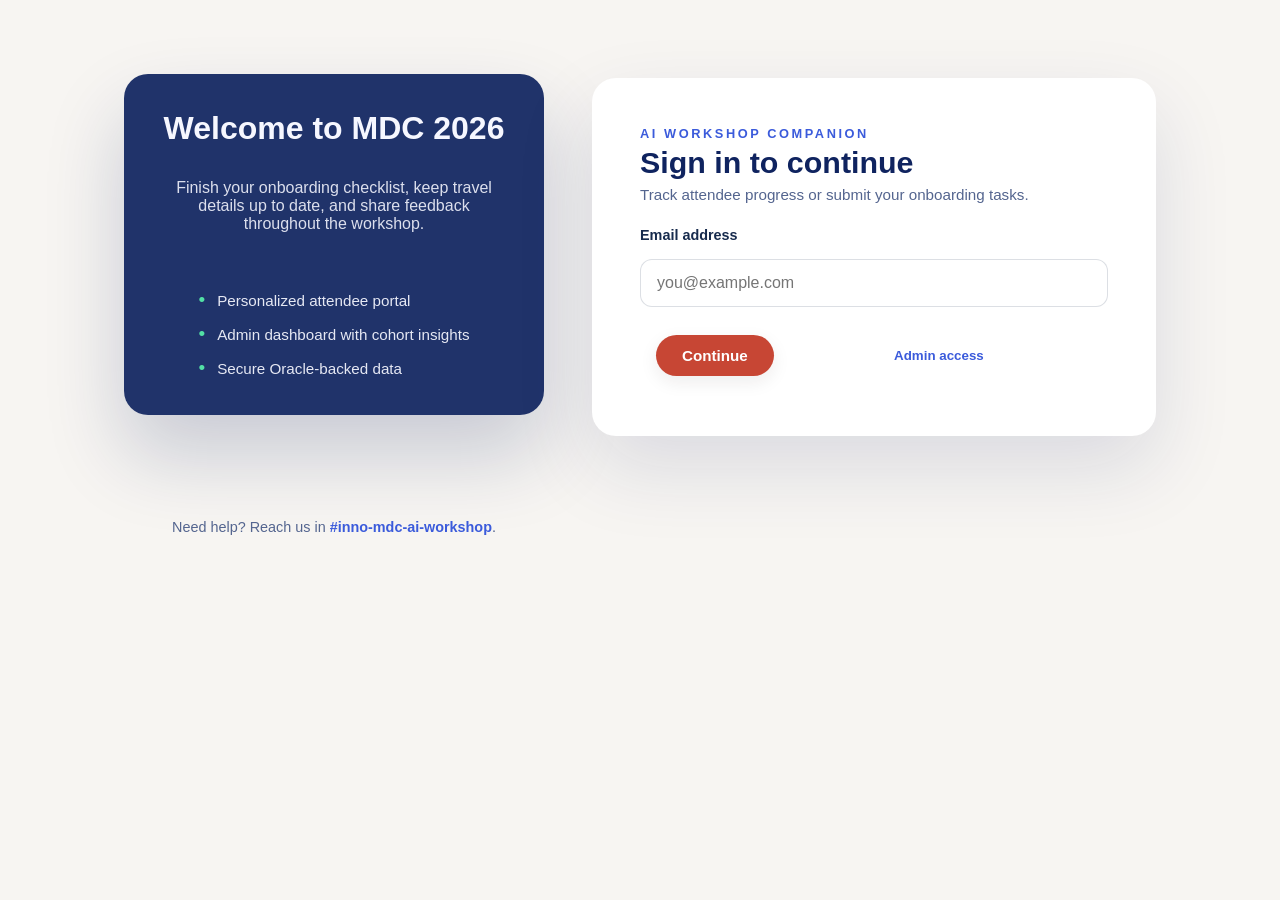
<file: frontend/index.html>
<!DOCTYPE html>
<html lang="en">
<head>
    <meta charset="UTF-8">
    <meta name="viewport" content="width=device-width, initial-scale=1.0">
    <title>AI Workshop Companion — Sign In</title>
    <link rel="icon" type="image/png" href="static/image.png">
    <link rel="preconnect" href="https://fonts.googleapis.com">
    <link rel="preconnect" href="https://fonts.gstatic.com" crossorigin>
    <link href="https://fonts.googleapis.com/css2?family=Inter:wght@400;500;600;700&display=swap" rel="stylesheet">
    <link rel="stylesheet" href="css/styles.css">
</head>
<body class="login-body">
    <main class="login-shell">
        <section class="login-card" aria-labelledby="login-title">
            <header class="login-header">
                <div>
                    <p class="login-eyebrow">AI Workshop Companion</p>
                    <h1 id="login-title">Sign in to continue</h1>
                    <p class="login-subtitle">Track attendee progress or submit your onboarding tasks.</p>
                </div>
            </header>

            <form class="login-form" onsubmit="return false;" novalidate>
                <label for="email" class="login-label">Email address</label>
                <div class="login-input-group">
                    <input type="email"
                           id="email"
                           class="login-input"
                           name="email"
                           placeholder="you@example.com"
                           autocomplete="email"
                           required>
                    <div id="autocomplete-results" class="login-autocomplete" role="listbox"></div>
                </div>

                <div class="login-actions">
                    <button id="login-btn" class="btn-primary login-primary" type="button">Continue</button>
                    <button id="admin-btn" class="btn-ghost" type="button">Admin access</button>
                </div>
            </form>

            <div id="message" class="login-message message" role="status" aria-live="polite"></div>
        </section>

        <aside class="login-aside">
            <div class="login-aside-content">
                <h2>Welcome to MDC 2026</h2>
                <p>Finish your onboarding checklist, keep travel details up to date, and share feedback throughout the workshop.</p>
                <ul>
                    <li>Personalized attendee portal</li>
                    <li>Admin dashboard with cohort insights</li>
                    <li>Secure Oracle-backed data</li>
                </ul>
            </div>
        </aside>
        <footer class="login-footer">
            <p>Need help? Reach us in <strong>#inno-mdc-ai-workshop</strong>.</p>
        </footer>
    </main>

    <script src="js/login.js"></script>
</body>
</html>
</file>
<file: frontend/css/styles.css>
body.login-body {
    margin: 0;
    min-height: 100vh;
    background: var(--rw-background);
    font-family: var(--rw-font);
}

.login-shell {
    display: grid;
    grid-template-columns: minmax(0, 420px) minmax(0, 1fr);
    gap: 48px;
    max-width: 1080px;
    margin: 0 auto;
    padding: 64px 24px;
    align-items: center;
}

.login-card {
    background: #ffffff;
    border-radius: 24px;
    box-shadow: 0 32px 80px rgba(15, 35, 95, 0.12);
    padding: 48px;
    display: flex;
    flex-direction: column;
    gap: 24px;
}

.login-header {
    display: flex;
    gap: 20px;
    align-items: flex-start;
}

.login-eyebrow {
    font-size: 0.8rem;
    text-transform: uppercase;
    letter-spacing: 0.2em;
    color: #3b5bdb;
    font-weight: 600;
    margin: 0 0 4px;
}

.login-header h1 {
    font-size: 1.9rem;
    margin: 0;
    color: #0f235f;
}

.login-subtitle {
    margin: 6px 0 0;
    color: #54658f;
    font-size: 0.95rem;
}







.login-form {
    display: flex;
    flex-direction: column;
    gap: 16px;
}

.login-label {
    font-weight: 600;
    color: #172b4d;
    font-size: 0.9rem;
}

.login-input-group {
    position: relative;
}

.login-input {
    width: 100%;
    padding: 14px 16px;
    border: 1px solid rgba(23, 43, 77, 0.15);
    border-radius: 12px;
    font-size: 1rem;
    transition: border-color 0.2s ease, box-shadow 0.2s ease;
}

.login-input:focus {
    outline: none;
    border-color: var(--rw-accent);
    box-shadow: 0 0 0 4px rgba(199, 70, 52, 0.12);
}

.login-actions {
    display: flex;
    gap: 12px;
    align-items: center;
}

.btn-primary.login-primary {
    flex: 1;
}

.btn-ghost {
    background: transparent;
    color: #3b5bdb;
    border: none;
    font-weight: 600;
    padding: 12px 16px;
    border-radius: 10px;
    cursor: pointer;
    transition: background 0.2s ease;
}

.btn-ghost:hover {
    background: rgba(59, 91, 219, 0.08);
}

.login-autocomplete {
    display: none;
    position: absolute;
    top: calc(100% + 8px);
    left: 0;
    width: 100%;
    z-index: 10;
    background: #fff;
    border-radius: 12px;
    border: 1px solid rgba(23, 43, 77, 0.12);
    overflow: hidden;
    box-shadow: 0 16px 40px rgba(15, 35, 95, 0.12);
}

.login-message {
    min-height: 20px;
    font-size: 0.9rem;
    color: #d62828;
}

.login-aside {
    background: rgba(15, 35, 95, 0.92);
    color: #f6f7ff;
    border-radius: 32px;
    padding: 48px;
    box-shadow: 0 40px 80px rgba(15, 35, 95, 0.2);
}

.login-aside h2 {
    font-size: 2rem;
    margin-top: 0;
}

.login-aside-content {
    text-align: center;
    display: grid;
    gap: 16px;
    justify-items: center;
}

.login-aside p {
    font-size: 1rem;
    margin: 16px 0;
    color: rgba(246, 247, 255, 0.88);
}

.login-aside ul {
    list-style: none;
    padding: 0;
    margin: 24px 0 0;
    display: grid;
    gap: 12px;
}

.login-aside li::before {
    content: '•';
    color: #52e0a5;
    margin-right: 12px;
    font-size: 1.2rem;
}

.login-aside li {
    font-size: 0.95rem;
    display: flex;
    align-items: center;
    color: rgba(246, 247, 255, 0.92);
}

@media (max-width: 960px) {
    .login-shell {
        grid-template-columns: 1fr;
        padding: 48px 20px;
    }

    .login-aside {
        order: -1;
        border-radius: 24px;
        padding: 36px;
        margin-bottom: 24px;
    }
}

@media (max-width: 600px) {
    .login-card {
        padding: 32px 24px;
    }

    .login-actions {
        flex-direction: column;
        align-items: stretch;
    }

    .btn-ghost {
        width: 100%;
        text-align: center;
    }
}

/* Oracle Redwood-inspired theme */

body.login-body {
    margin: 0;
    min-height: 100vh;
    background: var(--rw-background);
    font-family: var(--rw-font);
}

.login-shell {
    grid-template-columns: minmax(0, 420px) minmax(0, 1fr);
    gap: 48px;
    max-width: 1080px;
    margin: 0 auto;
    padding: 64px 24px;
    align-items: center;
}

.login-card {
    background: #ffffff;
    border-radius: 24px;
    box-shadow: 0 32px 80px rgba(15, 35, 95, 0.12);
    padding: 48px;
    display: flex;
    flex-direction: column;
    gap: 24px;
}

.login-header {
    display: flex;
    gap: 20px;
    align-items: flex-start;
}

.login-eyebrow {
    font-size: 0.8rem;
    text-transform: uppercase;
    letter-spacing: 0.2em;
    color: #3b5bdb;
    font-weight: 600;
    margin: 0 0 4px;
}

.login-header h1 {
    font-size: 1.9rem;
    margin: 0;
    color: #0f235f;
}

.login-subtitle {
    margin: 6px 0 0;
    color: #54658f;
    font-size: 0.95rem;
}

.login-form {
    display: flex;
    flex-direction: column;
    gap: 16px;
}

.login-label {
    font-weight: 600;
    color: #172b4d;
    font-size: 0.9rem;
}

.login-input-group {
    position: relative;
}

.login-input {
    width: 100%;
    padding: 14px 16px;
    border: 1px solid rgba(23, 43, 77, 0.15);
    border-radius: 12px;
    font-size: 1rem;
    transition: border-color 0.2s ease, box-shadow 0.2s ease;
}

.login-input:focus {
    outline: none;
    border-color: var(--rw-accent);
    box-shadow: 0 0 0 4px rgba(199, 70, 52, 0.12);
}

.login-actions {
    display: flex;
    gap: 12px;
    align-items: center;
    padding: 12px 16px;
}

.btn-primary.login-primary {
    flex: 1;
}

.btn-ghost {
width: 100%;
text-align: center;
}

.btn-ghost:hover {
    background: rgba(59, 91, 219, 0.08);
}

.login-autocomplete {
    display: none;
    position: absolute;
    top: calc(100% + 8px);
    left: 0;
    width: 100%;
    z-index: 10;
    background: #fff;
    border-radius: 12px;
    border: 1px solid rgba(23, 43, 77, 0.12);
    overflow: hidden;
    box-shadow: 0 16px 40px rgba(15, 35, 95, 0.12);
}

.login-message {
    min-height: 20px;
    font-size: 0.9rem;
    color: #d62828;
}

.login-aside {
order: -1;
border-radius: 24px;
padding: 36px;
margin-bottom: 24px;
}

.login-aside h2 {
    font-size: 2rem;
    margin-top: 0;
}

.login-aside p {
    font-size: 1rem;
    margin: 16px 0;
    color: rgba(246, 247, 255, 0.88);
}

.login-aside ul {
    list-style: none;
    padding: 0;
    margin: 24px 0 0;
    display: grid;
    gap: 12px;
}

.login-aside li::before {
    content: '•';
    color: #52e0a5;
    margin-right: 12px;
    font-size: 1.2rem;
}

.login-aside li {
    font-size: 0.95rem;
    display: flex;
    align-items: center;
    color: rgba(246, 247, 255, 0.92);
}


@media (max-width: 960px) {
    .login-shell {
        grid-template-columns: 1fr;
        padding: 48px 20px;
    }

    .login-aside {
        order: -1;
        border-radius: 24px;
        padding: 36px;
        margin-bottom: 24px;
    }
}

@media (max-width: 600px) {
    .login-card {
        padding: 32px 24px;
    }

    .login-actions {
        flex-direction: column;
        align-items: stretch;
    }

    .btn-ghost {
        width: 100%;
        text-align: center;
    }
}

:root {
    --rw-background: #f7f5f2;
    --rw-foreground: #201f1e;
    --rw-muted: #6d625b;
    --rw-border: #d8cfc6;
    --rw-surface: #ffffff;
    --rw-accent: #c74634;
    --rw-accent-dark: #a23426;
    --rw-accent-light: #f4e4de;
    --rw-success: #4c8c2b;
    --rw-error: #ba1a1a;
    --rw-radius-lg: 16px;
    --rw-radius-md: 12px;
    --rw-shadow-soft: 0 18px 40px rgba(32, 31, 30, 0.08);
    --rw-shadow-subtle: 0 6px 18px rgba(32, 31, 30, 0.08);
    --rw-font: 'Helvetica Neue', 'Segoe UI', sans-serif;
}

* {
    margin: 0;
    padding: 0;
    box-sizing: border-box;
}

    body {
justify-content: flex-start;
padding: 10px;
}

.page-shell {
    min-height: 100vh;
    display: flex;
    flex-direction: column;
}

    .container {
padding: 10px;
margin: 0;
}


.login-section {
padding: 30px 20px;
}


header.page-header {
    padding: 40px 0 20px;
}

header.page-header .container {
    max-width: 960px;
    margin: 0 auto;
    display: grid;
    gap: 12px;
    text-align: center;
    justify-items: center;
}

header.page-header h1 {
    font-size: clamp(2rem, 4vw, 2.6rem);
    font-weight: 600;
    color: var(--rw-foreground);
}

.page-header .section-subtext {
    color: var(--rw-muted);
    margin-top: 8px;
}

.card {
    background: #ffffff;
    border-radius: 24px;
    box-shadow: 0 32px 80px rgba(15, 35, 95, 0.12);
    padding: 48px;
    display: flex;
    flex-direction: column;
    gap: 24px;
}


.card h2 {
    color: var(--rw-foreground);
}

.card h1 {
    font-size: clamp(1.9rem, 3vw, 2.3rem);
    margin-bottom: 28px;
}

.form-stack {
    display: grid;
    gap: 20px;

}

.tab-btn {
    border: none;
    padding: 12px 20px;
    border-radius: 999px;
    background: rgba(199, 70, 52, 0.12);
    color: var(--rw-accent);
    font-weight: 600;
    cursor: pointer;
    transition: background 0.2s ease, color 0.2s ease;
}


.autocomplete-results {
    position: absolute;
    top: 100%;
    left: 0;
    right: 0;
    background: white;
    border: 1px solid #e1e5e9;
    border-radius: 8px;
    max-height: 200px;
    overflow-y: auto;
    width: 100%;
    z-index: 1000;
    display: none;
    box-shadow: 0 4px 6px rgba(0, 0, 0, 0.1);
}

.autocomplete-item {
    padding: 10px 16px;
    cursor: pointer;
    border-bottom: 1px solid #f0f0f0;
}

.autocomplete-item:hover {
    background: #f8f9fa;
}

.autocomplete-item:last-child {
    border-bottom: none;
}

.btn-primary,
.btn-secondary {
    padding: 12px 26px;
    border-radius: 30px;
    font-size: 0.95rem;
    font-weight: 600;
    border: none;
    cursor: pointer;
    transition: transform 0.2s ease, box-shadow 0.2s ease;
}

.btn-primary {
    background: var(--rw-accent);
    color: var(--rw-surface);
}

.btn-primary:hover {
    background: var(--rw-accent-dark);
    box-shadow: var(--rw-shadow-subtle);
    transform: translateY(-1px);
}

.btn-secondary {
    background: var(--rw-accent-light);
    color: var(--rw-accent-dark);
}

.btn-secondary:hover {
    box-shadow: var(--rw-shadow-subtle);
    transform: translateY(-1px);
}



textarea {
    padding: 14px 16px;
    border: 1px solid var(--rw-border);
    border-radius: var(--rw-radius-md);
    font-size: 16px;
    transition: border-color 0.3s ease, box-shadow 0.3s ease;
    background: #fffdfa;
}

input[type="email"]:focus,
input[type="text"]:focus,
textarea:focus {
    outline: none;
    border-color: var(--rw-accent);
    box-shadow: 0 0 0 4px rgba(199, 70, 52, 0.15);
}

textarea {
    padding: 14px 16px;
    border: 1px solid var(--rw-border);
    border-radius: var(--rw-radius-md);
    font-size: 16px;
    transition: border-color 0.3s ease, box-shadow 0.3s ease;
    background: #fffdfa;
}

textarea:focus {
    outline: none;
    border-color: var(--rw-accent);
    box-shadow: 0 0 0 4px rgba(199, 70, 52, 0.15);

}

.tab-content {
    display: none;
}

.tab-content.active {
    display: block;
}

.section-header {
    display: flex;
    justify-content: space-between;
    align-items: center;
    margin-bottom: 24px;
}

.survey-tabs .section-header,
#surveys-tab .section-header {
    justify-content: space-between;
    gap: 16px;
}

#surveys-tab .section-header > .btn-ghost {
    flex: 0 0 auto;
}

#surveys-tab .section-header > div {
    flex: 1 1 auto;
}

.section-header .back-btn {
    flex: 0 0 auto;
    width: auto;
}

.section-header h2 {
    color: var(--rw-foreground);
    font-size: 1.7rem;
}

.section-subtext {
    color: var(--rw-muted);
    margin-top: 4px;
}

.btn-secondary {

    background: var(--rw-accent-light);
    color: var(--rw-accent-dark);

}

.btn-primary {
    background: var(--rw-accent);
    color: #fff;
    box-shadow: var(--rw-shadow-subtle);
}

.btn-primary:hover {
    transform: translateY(-2px);
    box-shadow: 0 12px 24px rgba(199, 70, 52, 0.2);
}



.btn-secondary:hover {
    background: rgba(199, 70, 52, 0.2);
}


.message {
    margin-top: 20px;
    padding: 12px;
    border-radius: 8px;
    display: none;
}

.message.success {
    background: rgba(76, 140, 43, 0.15);
    color: var(--rw-success);
    border: 1px solid rgba(76, 140, 43, 0.4);
}

.message.error {
    background: rgba(186, 26, 26, 0.15);
    color: var(--rw-error);
    border: 1px solid rgba(186, 26, 26, 0.4);
}

    .message {
    margin-top: 20px;
    padding: 12px;
    border-radius: 8px;
    display: none;
}

.message.success {
    background: rgba(76, 140, 43, 0.15);
    color: var(--rw-success);
    border: 1px solid rgba(76, 140, 43, 0.4);
}

.message.error {
    background: rgba(186, 26, 26, 0.15);
    color: var(--rw-error);
    border: 1px solid rgba(186, 26, 26, 0.4);
}

/* Tabbed interface styles */
.tabs {
    display: flex;
    gap: 18px;
    margin-bottom: 24px;
}

.tab-btn {
    padding: 10px 20px;
    border-radius: 24px;
    border: 1px solid transparent;
    background: transparent;
    font-size: 0.95rem;
    font-weight: 600;
    color: var(--rw-muted);
    cursor: pointer;
    transition: all 0.2s ease;
}

.tab-btn.active {
    background: var(--rw-accent-light);
    color: var(--rw-accent-dark);
    border-color: rgba(199, 70, 52, 0.4);
}

.tab-btn:hover {
    background: rgba(199, 70, 52, 0.12);
}

.tab-content {
    display: none;
    padding: 20px 0;
}

.tab-content.active {
    display: block;
}

.intro-progress-track {
    margin: 16px 0 24px;
}

.intro-progress-bar {
    position: relative;
    height: 10px;
    border-radius: 999px;
    background: #e2e8f0;
    overflow: hidden;
}

.intro-progress-fill {
    position: absolute;
    top: 0;
    left: 0;
    bottom: 0;
    width: 0;
    background: linear-gradient(90deg, #2563eb, #38bdf8);
    transition: width 0.4s ease;
}

.progress-pill {
    font-weight: 600;
    margin-top: 12px;
    display: flex;
    justify-content: space-between;
    align-items: center;
    color: #64748b;
    font-size: 0.85rem;
}

/* Left-side progress layout */
.content-progress {
    display: flex;
    gap: 24px;
    align-items: flex-start;
    margin-top: 16px;
}

.content-progress .progress-pill {
    flex-shrink: 0;
    margin-top: 0;
    writing-mode: vertical-rl;
    text-orientation: mixed;
    transform: rotate(180deg);
    background: rgba(59, 130, 246, 0.1);
    padding: 12px 8px;
    border-radius: 8px;
    border: 1px solid rgba(59, 130, 246, 0.2);
    font-size: 0.8rem;
    min-height: 120px;
    display: flex;
    align-items: center;
    justify-content: center;
    white-space: nowrap;
}

.content-main {
    flex: 1;
}

.intro-card .btn-secondary {
    margin-left: auto;
}

.tabs {
    display: flex;
    gap: 12px;
    align-items: center;
    padding: 12px 16px;
}

    .tab-btn {
border-bottom: none;
border-left: 2px solid transparent;
}

    .tab-btn.active {
border-left-color: var(--rw-accent);
border-bottom-color: transparent;

}

.progress-filter.toggle {
    gap: 8px;
}

.progress-filter.toggle input[type="checkbox"] {
    appearance: none;
    position: relative;
    width: 44px;
    height: 24px;
    border-radius: 999px;
    background: rgba(199, 70, 52, 0.3);
    transition: background 0.2s ease;
    cursor: pointer;
}

.progress-filter.toggle input[type="checkbox"]::after {
    content: '';
    position: absolute;
    top: 3px;
    left: 4px;
    width: 18px;
    height: 18px;
    background: #fff;
    border-radius: 50%;
    transition: transform 0.2s ease;
    box-shadow: 0 2px 6px rgba(0, 0, 0, 0.2);
}

.progress-filter.toggle input[type="checkbox"]:checked {
    background: var(--rw-accent);
}

.progress-filter.toggle input[type="checkbox"]:checked::after {
    transform: translateX(18px);
}

.progress-shell {
    display: grid;
    gap: 24px;
}

.progress-empty {
    padding: 48px;
    border: 1px dashed var(--rw-border);
    border-radius: var(--rw-radius-lg);
    text-align: center;
    color: var(--rw-muted);
    background: rgba(255, 255, 255, 0.6);
}


.content-progress {
    display: flex;
    gap: 24px;
    align-items: flex-start;
    margin-top: 16px;

}

.headline-strip {
    display: grid;
    grid-template-columns: repeat(auto-fit, minmax(220px, 1fr));
    gap: 16px;
}

.headline-card {
    background: rgba(255, 255, 255, 0.85);
    border-radius: var(--rw-radius-md);
    padding: 20px 24px;
    box-shadow: var(--rw-shadow-subtle);
}

.headline-label {
    text-transform: uppercase;
    letter-spacing: 0.08em;
    font-size: 0.75rem;
    color: var(--rw-muted);
    margin-bottom: 6px;
}

.headline-value {
    font-size: 2rem;
    font-weight: 700;
    color: var(--rw-foreground);
}


.overall-progress {
    width: 100%;
    display: flex;
    flex-direction: column;
    gap: 12px;
    padding: 8px 0;
}

.overall-progress-header {
    display: flex;
    justify-content: space-between;
    align-items: center;
    font-weight: 600;
    color: #1f2937;
}

.progress-track {
    width: 100%;
    height: 14px;
    border-radius: 999px;
    background: rgba(203, 213, 225, 0.6);
    overflow: hidden;
    position: relative;
}

.progress-fill {
    position: absolute;
    top: 0;
    left: 0;
    bottom: 0;
    width: 0;
    border-radius: inherit;
    background: linear-gradient(90deg, #2563eb 0%, #38bdf8 100%);
    transition: width 0.4s ease;
}

.task-list {
    display: grid;
    gap: 12px;
    margin-top: 16px;
}

.task-item {
    display: flex;
    align-items: center;
    justify-content: space-between;
    border: 1px solid var(--rw-border);
    border-radius: var(--rw-radius-md);
    padding: 14px 18px;
    background: linear-gradient(90deg, rgba(255,255,255,0.95), rgba(244,228,222,0.4));
}

.task-item.completed {
    border-color: rgba(76, 140, 43, 0.4);
    background: rgba(76, 140, 43, 0.12);
}

.survey-card {
    border: 1px solid var(--rw-border);
    border-radius: var(--rw-radius-md);
    padding: 18px;
    background: var(--rw-surface);
    box-shadow: var(--rw-shadow-subtle);
}

.survey-card h4 {
    margin-bottom: 8px;
}

.badge {
    display: inline-flex;
    align-items: center;
    border-radius: 999px;
    border: 1px solid transparent;
    padding: 4px 12px;
    font-size: 0.75rem;
    font-weight: 600;
}

.badge.complete {
    background: rgba(76, 140, 43, 0.15);
    color: var(--rw-success);
    border-color: rgba(76, 140, 43, 0.35);
}

.badge.pending {
    background: rgba(199, 70, 52, 0.12);
    color: var(--rw-accent-dark);
    border-color: rgba(199, 70, 52, 0.25);
}

footer.site-footer {
    margin-top: auto;
    padding: 24px 0;
    text-align: center;
    color: var(--rw-muted);
    font-size: 0.85rem;
}

@media (max-width: 720px) {
    .card {
        padding: 32px 24px;
    }

    .tabs {
        flex-wrap: wrap;
        gap: 12px;
    }

    .task-item {
        flex-direction: column;
        align-items: flex-start;
        gap: 10px;
    }
}

/* Dashboard specific styles */
.attendee-portal, .admin-dashboard {
    background: white;
    border-radius: 12px;
    padding: 40px 30px;
    box-shadow: 0 20px 40px rgba(0, 0, 0, 0.1);
    max-width: 1100px;
    width: 100%;
    margin: 0 auto;
    min-height: 600px;
}

.attendee-profile {
    display: flex;
    align-items: center;
    gap: 30px;
    margin-bottom: 40px;
    padding: 30px;
    background: linear-gradient(135deg, #f8fafc 0%, #e2e8f0 100%);
    border-radius: 12px;
    box-shadow: 0 4px 6px rgba(0, 0, 0, 0.05);
}

.profile-image {
    flex-shrink: 0;
}

.profile-image img {
    width: 120px;
    height: 120px;
    border-radius: 50%;
    object-fit: cover;
    border: 4px solid var(--rw-accent);
    box-shadow: 0 4px 8px rgba(0, 0, 0, 0.1);
}

.profile-info h1 {
    margin: 0 0 10px 0;
    color: #333;
    font-size: 2.2rem;
}

.profile-info p {
    margin: 5px 0;
    color: #666;
    font-size: 1rem;
}

.agenda-image {
    max-width: 100%;
    height: auto;
    margin-top: 15px;
    border-radius: 8px;
    box-shadow: 0 2px 8px rgba(0, 0, 0, 0.1);
    display: none;
}

/* Modal styles for agenda popup */

.overall-progress {
    width: 100%;

    display: flex;
    flex-direction: column;
    gap: 12px;
    min-height: 260px;
}


.overall-progress-header {
    display: flex;
    justify-content: space-between;
    align-items: center;
    font-weight: 600;
    color: #1f2937;
}

.progress-track {
    width: 100%;
    height: 14px;
    border-radius: 999px;
    background: rgba(203, 213, 225, 0.6);
    overflow: hidden;
    position: relative;
}

.progress-fill {
    position: absolute;
    top: 0;
    left: 0;
    bottom: 0;
    width: 0;
    border-radius: inherit;
    background: linear-gradient(90deg, #2563eb 0%, #38bdf8 100%);
    transition: width 0.4s ease;
}

.task-list {
    display: grid;
    gap: 12px;
    margin-top: 16px;
}

    .task-item {
    display: flex;
    gap: 12px;
    align-items: center;
    padding: 12px 16px;
align-items: flex-start;
gap: 8px;
}

.task-item.completed {
    background: #f0fdf4;
    border-left: 4px solid #22c55e;
    padding-left: 12px;
}

/* Responsive design */
@media (max-width: 768px) {
    body {
        justify-content: flex-start;
        padding: 10px;
    }

    .container {
        padding: 10px;
        margin: 0;
    }

    .attendee-portal, .admin-dashboard {
        padding: 20px 15px;
        margin: 0;
        border-radius: 8px;
    }

    .progress-item {
        flex-direction: column;
        align-items: flex-start;
        gap: 4px;
    }

    .task-item {
        flex-direction: column;
        align-items: flex-start;
        gap: 8px;
    }

    .survey-sections {
        grid-template-columns: 1fr;
    }
}

@media (max-width: 480px) {
    .login-section {
        padding: 30px 20px;
    }

    h1 {
        font-size: 1.5rem;
    }

    .tabs {
        flex-direction: column;
    }

    .tab-btn {
        border-bottom: none;
        border-left: 2px solid transparent;
    }

    .tab-btn.active {
        border-left-color: var(--rw-accent);
        border-bottom-color: transparent;
    }

    .attendee-portal, .admin-dashboard {
        padding: 20px;
    }

    .introduction-form, .feedback-form {
        max-width: 100%;
    }
}


.login-footer {
    margin-top: 32px;
    font-size: 0.9rem;
    color: #54658f;
    text-align: center;
}

.login-footer strong {
    color: #3b5bdb;
}
.progress-summary-grid {
    display: grid;
    gap: 24px;
    grid-template-columns: repeat(auto-fit, minmax(260px, 1fr));
    align-items: stretch;
}

.progress-card {
    background: #ffffff;
    border-radius: 20px;
    padding: 24px;
    box-shadow: 0 20px 45px rgba(15, 23, 42, 0.08);
    display: flex;
    flex-direction: column;
    align-items: center;
    text-align: center;
}

.progress-card h2 {
    margin-bottom: 16px;
    font-size: 1.4rem;
    color: #1f2937;
}

.progress-ring {
    --rw-progress: 0%;
    width: 160px;
    height: 160px;
    border-radius: 50%;
    background: conic-gradient(#2563eb var(--rw-progress), #e5e7eb 0);
    position: relative;
    display: grid;
    place-items: center;
    margin-bottom: 16px;
}

.progress-ring::before {
    content: '';
    position: absolute;
    width: calc(100% - 24px);
    height: calc(100% - 24px);
    background: #fff;
    border-radius: 50%;
}

#overall-progress-label {
    font-size: 1.4rem;
    font-weight: 700;
    color: #1f2937;
}

.progress-subtext {
    margin-top: 8px;
    color: #64748b;
    font-size: 0.95rem;
}

.progress-metrics {
    background: linear-gradient(140deg, rgba(59, 130, 246, 0.08), rgba(56, 189, 248, 0.08));
    border-radius: 20px;
    padding: 24px;
    box-shadow: 0 20px 45px rgba(59, 130, 246, 0.08);
    display: flex;
    flex-direction: column;
    gap: 12px;
}

.intro-input {
    display: grid;
    gap: 12px;
}

.intro-input input[type="text"],
.intro-input textarea {
    width: 100%;
    border-radius: 14px;
    border: 1px solid rgba(148, 163, 184, 0.7);
    padding: 16px 20px;
    font-size: 1.1rem;
    background: #fff;
    transition: border-color 0.2s ease, box-shadow 0.2s ease;
}

.intro-input textarea {
    min-height: 160px;
    resize: vertical;
}

.intro-input input[type="text"]:focus,
.intro-input textarea:focus {
    outline: none;
    border-color: #2563eb;
    box-shadow: 0 0 0 4px rgba(37, 99, 235, 0.15);
}

.choice-group {
    display: grid;
    gap: 10px;
}

.choice-option {
    display: inline-flex;
    align-items: center;
    gap: 10px;
    padding: 10px 12px;
    border-radius: 12px;
    background: rgba(255, 255, 255, 0.9);
    border: 1px solid rgba(203, 213, 225, 0.7);
}

.choice-option input[type="radio"] {
    transform: scale(1.15);
}

.checkmark {
    color: #16a34a;
    font-weight: 700;
}

.sub-field {
    background: rgba(255, 255, 255, 0.85);
    border-radius: 14px;
    border: 1px dashed rgba(148, 163, 184, 0.6);
    padding: 18px 22px;
}

.sub-field + .sub-field {
    margin-top: 10px;
}

.sub-field.completed {
    border-color: rgba(34, 197, 94, 0.55);
    background: rgba(236, 253, 245, 0.85);
}

.sub-progress {
    font-size: 0.9rem;
    color: #475569;
    font-weight: 600;
    background: rgba(59, 130, 246, 0.12);
    padding: 4px 12px;
    border-radius: 999px;
}

.completed-section {
    display: inline-flex;
    align-items: center;
    gap: 10px;
    font-weight: 600;
    color: #15803d;
    background: rgba(236, 253, 245, 0.95);
    border: 1px solid rgba(134, 239, 172, 0.6);
    padding: 12px 16px;
    border-radius: 16px;
}

.ack-btn {
    margin-top: 12px;
    max-width: fit-content;
}

.save-all-btn {
    justify-self: end;
    padding: 12px 24px;
    font-size: 1rem;
    border-radius: 999px;
}

@media (max-width: 768px) {
    .intro-section {
        padding: 20px;
    }

    .field-group {
        padding: 16px;
    }

    .section-header h3 {
        font-size: 1.1rem;
    }
}

/* Chart loading state */
.chart-loading {
    text-align: center;
    padding: 40px;
    color: var(--rw-muted);
    font-style: italic;
}

.intro-section {
    background: #ffffff;
    border: 1px solid rgba(148, 163, 184, 0.35);
    border-radius: 24px;
    padding: 32px 36px;
    box-shadow: 0 18px 45px rgba(15, 23, 42, 0.08);
    display: grid;
    gap: 28px;
}

.intro-section + .intro-section {
    margin-top: 12px;
}

.section-header {
    display: flex;
    justify-content: space-between;
    align-items: center;
    border-bottom: 1px solid rgba(148, 163, 184, 0.3);
    padding-bottom: 12px;
}

.section-header h3 {
    font-size: 1.3rem;
    color: #1f2937;
    font-weight: 700;
}

.section-progress {
    font-size: 1.1rem;
    font-weight: 700;
    color: #0f172a;
    background: #e0f2fe;
    padding: 8px 16px;
    border-radius: 999px;
    border: 1px solid rgba(59, 130, 246, 0.45);
}

.field-group {
    background: rgba(248, 250, 252, 0.85);
    border: 1px solid rgba(203, 213, 225, 0.6);
    border-radius: 18px;
    padding: 24px 28px;
    display: grid;
    gap: 18px;
    position: relative;
    transition: border-color 0.2s ease, box-shadow 0.2s ease;
}

.field-group.completed {
    border-color: rgba(34, 197, 94, 0.55);
    box-shadow: 0 12px 28px rgba(34, 197, 94, 0.18);
    background: rgba(236, 253, 245, 0.9);
}

.field-header {
    display: flex;
    justify-content: space-between;
    align-items: center;
    gap: 16px;
}

.field-title {
    font-size: 1.05rem;
    font-weight: 600;
    color: #0f172a;
}

.field-status {
    font-size: 1.05rem;
    font-weight: 700;
    color: #1e293b;
    display: inline-flex;
    align-items: center;
    gap: 8px;
}

.field-status.complete {
    color: #16a34a;
}

.field-status.pending {
    color: #f97316;
}

/* Responsive design */
@media (max-width: 768px) {
    body {
        justify-content: flex-start;
        padding: 10px;
    }

    .container {
        padding: 10px;
        margin: 0;
    }

    .attendee-portal, .admin-dashboard {
        padding: 20px 15px;
        margin: 0;
        border-radius: 8px;
    }

    .progress-item {
        flex-direction: column;
        align-items: flex-start;
        gap: 4px;
    }

    .task-item {
        flex-direction: column;
        align-items: flex-start;
        gap: 8px;
    }

    .survey-sections {
        grid-template-columns: 1fr;
    }
}

@media (max-width: 480px) {
    .login-section {
        padding: 30px 20px;
    }

    h1 {
        font-size: 1.5rem;
    }

    .tabs {
        flex-direction: column;
    }

    .tab-btn {
        border-bottom: none;
        border-left: 2px solid transparent;
    }

    .tab-btn.active {
        border-left-color: var(--rw-accent);
        border-bottom-color: transparent;
    }

    .attendee-portal, .admin-dashboard {
        padding: 20px;
    }

    .introduction-form, .feedback-form {
        max-width: 100%;
    }
}


.login-footer {
    margin-top: 32px;
    font-size: 0.9rem;
    color: #54658f;
    text-align: center;
}

.login-footer strong {
    color: #3b5bdb;
}
.progress-summary-grid {
    display: grid;
    gap: 24px;
    grid-template-columns: repeat(auto-fit, minmax(260px, 1fr));
    align-items: stretch;
}

.progress-card {
    background: #ffffff;
    border-radius: 20px;
    padding: 24px;
    box-shadow: 0 20px 45px rgba(15, 23, 42, 0.08);
    display: flex;
    flex-direction: column;
    align-items: center;
    text-align: center;
}

.progress-card h2 {
    margin-bottom: 16px;
    font-size: 1.4rem;
    color: #1f2937;
}

.progress-ring {
    --rw-progress: 0%;
    width: 160px;
    height: 160px;
    border-radius: 50%;
    background: conic-gradient(#2563eb var(--rw-progress), #e5e7eb 0);
    position: relative;
    display: grid;
    place-items: center;
    margin-bottom: 16px;
}

.progress-ring::before {
    content: '';
    position: absolute;
    width: calc(100% - 24px);
    height: calc(100% - 24px);
    background: #fff;
    border-radius: 50%;
}

#overall-progress-label {
    font-size: 1.4rem;
    font-weight: 700;
    color: #1f2937;
}

.progress-subtext {
    margin-top: 8px;
    color: #64748b;
    font-size: 0.95rem;
}

.progress-metrics {
    background: linear-gradient(140deg, rgba(59, 130, 246, 0.08), rgba(56, 189, 248, 0.08));
    border-radius: 20px;
    padding: 24px;
    box-shadow: 0 20px 45px rgba(59, 130, 246, 0.08);
    display: flex;
    flex-direction: column;
    gap: 12px;
}

.intro-section {
    background: #ffffff;
    border: 1px solid rgba(148, 163, 184, 0.35);
    border-radius: 24px;
    padding: 32px 36px;
    box-shadow: 0 18px 45px rgba(15, 23, 42, 0.08);
    display: grid;
    gap: 28px;
}

.intro-section + .intro-section {
    margin-top: 12px;
}

.section-header {
    display: flex;
    justify-content: space-between;
    align-items: center;
    border-bottom: 1px solid rgba(148, 163, 184, 0.3);
    padding-bottom: 12px;
}

.section-header h3 {
    font-size: 1.3rem;
    color: #1f2937;
    font-weight: 700;
}

.section-progress {
    font-size: 1.1rem;
    font-weight: 700;
    color: #0f172a;
    background: #e0f2fe;
    padding: 8px 16px;
    border-radius: 999px;
    border: 1px solid rgba(59, 130, 246, 0.45);
}

.field-group {
    background: rgba(248, 250, 252, 0.85);
    border: 1px solid rgba(203, 213, 225, 0.6);
    border-radius: 18px;
    padding: 24px 28px;
    display: grid;
    gap: 18px;
    position: relative;
    transition: border-color 0.2s ease, box-shadow 0.2s ease;
}

.field-group.completed {
    border-color: rgba(34, 197, 94, 0.55);
    box-shadow: 0 12px 28px rgba(34, 197, 94, 0.18);
    background: rgba(236, 253, 245, 0.9);
}

.field-header {
    display: flex;
    justify-content: space-between;
    align-items: center;
    gap: 16px;
}

.field-title {
    font-size: 1.05rem;
    font-weight: 600;
    color: #0f172a;
}

.field-status {
    font-size: 1.05rem;
    font-weight: 700;
    color: #1e293b;
    display: inline-flex;
    align-items: center;
    gap: 8px;
}

.field-status.complete {
    color: #16a34a;
}

.field-status.pending {
    color: #f97316;
}

.survey-card {
    border: 1px solid var(--rw-border);
    border-radius: var(--rw-radius-md);
    padding: 18px;
    background: var(--rw-surface);
    box-shadow: var(--rw-shadow-subtle);
}

.survey-card h4 {
    margin-bottom: 8px;
}

.badge {
    display: inline-flex;
    align-items: center;
    border-radius: 999px;
    border: 1px solid transparent;
    padding: 4px 12px;
    font-size: 0.75rem;
    font-weight: 600;
}

.badge.complete {
    background: rgba(76, 140, 43, 0.15);
    color: var(--rw-success);
    border-color: rgba(76, 140, 43, 0.35);
}

.badge.pending {
    background: rgba(199, 70, 52, 0.12);
    color: var(--rw-accent-dark);
    border-color: rgba(199, 70, 52, 0.25);
}

footer.site-footer {
    margin-top: auto;
    padding: 24px 0;
    text-align: center;
    color: var(--rw-muted);
    font-size: 0.85rem;
}

    .attendee-portal, .admin-dashboard {
padding: 20px;
}

.attendee-profile {
    display: flex;
    align-items: center;
    gap: 30px;
    margin-bottom: 40px;
    padding: 30px;
    background: linear-gradient(135deg, #f8fafc 0%, #e2e8f0 100%);
    border-radius: 12px;
    box-shadow: 0 4px 6px rgba(0, 0, 0, 0.05);
}

.profile-image {
    flex-shrink: 0;
}

.profile-image img {
    width: 120px;
    height: 120px;
    border-radius: 50%;
    object-fit: cover;
    border: 4px solid var(--rw-accent);
    box-shadow: 0 4px 8px rgba(0, 0, 0, 0.1);
}

.profile-info h1 {
    margin: 0 0 10px 0;
    color: #333;
    font-size: 2.2rem;
}

.profile-info p {
    margin: 5px 0;
    color: #666;
    font-size: 1rem;
}

.agenda-image {
    max-width: 100%;
    height: auto;
    margin-top: 15px;
    border-radius: 8px;
    box-shadow: 0 2px 8px rgba(0, 0, 0, 0.1);
    display: none;
}

.modal {
    display: none;
    position: fixed;
    z-index: 1000;
    left: 0;
    top: 0;
    width: 100%;
    height: 100%;
    background-color: rgba(0, 0, 0, 0.5);
    animation: fadeIn 0.3s;
}

.modal-content {
    background-color: white;
    margin: 5% auto;
    padding: 20px;
    border-radius: 8px;
    width: 90%;
    max-width: 800px;
    max-height: 90vh;
    overflow: auto;
    position: relative;
    animation: slideIn 0.3s;
}

.close {
    color: #aaa;
    float: right;
    font-size: 28px;
    font-weight: bold;
    cursor: pointer;
    position: absolute;
    right: 15px;
    top: 10px;
}

.close:focus {
    color: #000;
    text-decoration: none;
}

#modal-img {
    max-width: 100%;
    height: auto;
    border-radius: 8px;
}

    to { transform: scale(1); opacity: 1; }
}

.attendee-portal h2, .admin-dashboard h2 {
    color: #334155;
    margin-bottom: 20px;
    font-size: 1.8rem;
}

.modal {
    display: none;
    position: fixed;
    z-index: 1000;
    left: 0;
    top: 0;
    width: 100%;
    height: 100%;
    background-color: rgba(0, 0, 0, 0.5);
    animation: fadeIn 0.3s;
}

.modal-content {
    background-color: white;
    margin: 5% auto;
    padding: 20px;
    border-radius: 8px;
    width: 90%;
    max-width: 800px;
    max-height: 90vh;
    overflow: auto;
    position: relative;
    animation: slideIn 0.3s;
}

.close {
    color: #aaa;
    float: right;
    font-size: 28px;
    font-weight: bold;
    cursor: pointer;
    position: absolute;
    right: 15px;
    top: 10px;
}

.close:hover,
.close:focus {
    color: #000;
    text-decoration: none;
}

#modal-img {
    max-width: 100%;
    height: auto;
    border-radius: 8px;
}

@keyframes fadeIn {
    from { opacity: 0; }
    to { opacity: 1; }
}

@keyframes slideIn {
    from { transform: scale(0.9); opacity: 0; }
    to { transform: scale(1); opacity: 1; }
}

/* Modal styles */
.modal {
    display: none;
    position: fixed;
    z-index: 1000;
    left: 0;
    top: 0;
    width: 100%;
    height: 100%;
    background-color: rgba(0, 0, 0, 0.5);
    animation: fadeIn 0.3s;
}

.modal-content {
    background-color: white;
    margin: 5% auto;
    padding: 20px;
    border-radius: 8px;
    width: 90%;
    max-width: 900px;
    max-height: 90vh;
    overflow: auto;
    position: relative;
    animation: slideIn 0.3s;
}

.close {
    color: #aaa;
    float: right;
    font-size: 28px;
    font-weight: bold;
    cursor: pointer;
    position: absolute;
    right: 15px;
    top: 10px;
}

.close:hover,
.close:focus {
    color: #000;
    text-decoration: none;
}

/* Modal summary */
.modal-summary {
    font-size: 1.1rem;
    font-weight: 600;
    color: var(--rw-foreground);
    margin-bottom: 15px;
    padding: 10px 15px;
    background: rgba(199, 70, 52, 0.1);
    border-radius: 6px;
    text-align: center;
}

/* Modal tabs */
.modal-tabs {
    display: flex;
    gap: 4px;
    margin: 20px 0;
    border-bottom: 1px solid #e1e5e9;
    overflow-x: auto;
}

.modal-tab-btn {
    padding: 8px 16px;
    border: 1px solid #e1e5e9;
    border-bottom: none;
    background: #f8f9fa;
    cursor: pointer;
    border-radius: 8px 8px 0 0;
    font-size: 0.9rem;
    font-weight: 500;
    white-space: nowrap;
    transition: all 0.2s ease;
}

.modal-tab-btn.active {
    background: white;
    border-color: var(--rw-accent);
    color: var(--rw-accent-dark);
    font-weight: 600;
}

.modal-tab-btn:hover:not(.active) {
    background: #e9ecef;
}

.modal-tab-content {
    padding: 20px 0;
    max-height: 60vh;
    overflow-y: auto;
}

/* Participant list */
.participant-list {
    display: flex;
    flex-direction: column;
    gap: 8px;
}

.participant-item {
    display: flex;
    justify-content: space-between;
    align-items: center;
    padding: 8px 12px;
    border: 1px solid #e1e5e9;
    border-radius: 6px;
    background: #f8f9fa;
}

.participant-name {
    font-weight: 500;
    color: #374151;
}

.participant-email {
    color: #6b7280;
    font-size: 0.9rem;
}

.copy-emails-btn {
    margin-top: 16px;
    padding: 8px 16px;
    background: var(--rw-accent);
    color: white;
    border: none;
    border-radius: 6px;
    cursor: pointer;
    font-size: 0.9rem;
    font-weight: 500;
}

.copy-emails-btn:hover {
    background: var(--rw-accent-dark);
}

.no-participants {
    text-align: center;
    color: #6b7280;
    padding: 40px;
    font-style: italic;
}

@keyframes fadeIn {
    from { opacity: 0; }
    to { opacity: 1; }
}

@keyframes slideIn {
    from { transform: scale(0.9); opacity: 0; }
    to { transform: scale(1); opacity: 1; }
}

.attendee-portal h2, .admin-dashboard h2 {
    color: #334155;
    margin-bottom: 20px;
    font-size: 1.8rem;
}

.query-form {
    display: flex;
    gap: 10px;
    margin: 20px 0;
}

.query-form input {
    flex: 1;
    padding: 12px;
    border: 2px solid #e1e5e9;
    border-radius: 8px;
    font-size: 16px;
}

.query-form input:focus {
    border-color: var(--rw-accent);
    outline: none;
}

.game-controls {
    display: flex;
    gap: 10px;
    margin: 20px 0;
}

.game-controls select {
    padding: 12px;
    border: 2px solid #e1e5e9;
    border-radius: 8px;
    font-size: 16px;
}

/* Form styling */
.introduction-form, .feedback-form {
    max-width: 600px;
}

.query-form {
    display: flex;
    gap: 10px;
    margin: 20px 0;
}

.query-form input {
    flex: 1;
    padding: 12px;
    border: 2px solid #e1e5e9;
    border-radius: 8px;
    font-size: 16px;
}

.query-form input:focus {
    border-color: var(--rw-accent);
    outline: none;
}

.game-controls {
    display: flex;
    gap: 10px;
    margin: 20px 0;
}

.game-controls select {
    padding: 12px;
    border: 2px solid #e1e5e9;
    border-radius: 8px;
    font-size: 16px;
}

    .introduction-form, .feedback-form {
max-width: 100%;
}

.form-group {
    margin-bottom: 20px;
}

.form-group label {
    display: block;
    margin-bottom: 8px;
    font-weight: 600;
    color: #333;
}

.form-group input[type="text"],
.form-group input[type="email"],
.form-group textarea,
.form-group select {
    width: 100%;
    padding: 10px 12px;
    border: 2px solid #e1e5e9;
    border-radius: 6px;
    font-size: 14px;
    transition: border-color 0.3s ease;
    box-sizing: border-box;
}

.form-group input[type="text"]:focus,
.form-group input[type="email"]:focus,
.form-group textarea:focus,
.form-group select:focus {
    border-color: var(--rw-accent);
    outline: none;
}

.form-group textarea {
    resize: vertical;
    min-height: 80px;
}

/* Radio buttons */
.form-group label input[type="radio"] {
    margin-right: 8px;
    margin-left: 16px;
}

.form-group label:first-child input[type="radio"] {
    margin-left: 0;
}

/* Checkboxes */
.form-group input[type="checkbox"] {
    margin-right: 8px;
    transform: scale(1.2);
}

/* Completed items */
.form-group.completed {
    background: #f0fdf4;
    border-left: 4px solid #22c55e;
    padding-left: 12px;
    border-radius: 4px;
    margin-left: -12px;
    padding-right: 12px;
    margin-right: -12px;
}

.form-group.completed input,
.form-group.completed textarea {
    background: #f0fdf4;
}

h3.completed {
    color: #16a34a;
    font-weight: 600;
}

/* Progress indicator */
.progress-indicator {
    float: right;
    font-size: 0.9rem;
    color: #6b7280;
    background: #f3f4f6;
    padding: 4px 8px;
    border-radius: 12px;
    font-weight: 500;
}

/* Subsections */
.subsection {
    margin-bottom: 30px;
    border: 1px solid #e1e5e9;
    border-radius: 8px;
    overflow: hidden;
}

.subsection h3 {
    background: #f8fafc;
    margin: 0;
    padding: 15px 20px;
    border-bottom: 1px solid #e1e5e9;
    font-size: 1.1rem;
    color: #334155;
}

.subsection-content {
    padding: 20px;
}

/* Progress summary */
.progress-summary {
    margin: 20px 0;
}

.progress-item {
    display: flex;
    justify-content: space-between;
    align-items: center;
    padding: 8px 0;
    border-bottom: 1px solid #f0f0f0;
}

.progress-item:last-child {
    border-bottom: none;
}

.progress-label {
    font-weight: 500;
    color: #555;
}

.progress-status.completed {
    color: #22c55e;
    font-weight: 600;
}

.progress-status.pending {
    color: #f59e0b;
    font-weight: 500;
}

/* Tasks list */
.tasks-list {
    margin: 20px 0;
}

.task-item {
    display: flex;
    align-items: center;
    padding: 12px 0;
    border-bottom: 1px solid #f0f0f0;
}

.task-item:last-child {
    border-bottom: none;
}

.task-item.completed {
    background: #f0fdf4;
    border-left: 4px solid #22c55e;
    padding-left: 12px;
}

.task-item input[type="checkbox"] {
    margin-right: 12px;
    transform: scale(1.2);
}

.task-item label {
    font-weight: 500;
    color: #333;
    cursor: pointer;
}

.task-item.completed label {
    text-decoration: line-through;
    color: #16a34a;
}

/* Survey tabs */

.form-group {
    margin-bottom: 20px;
}

.form-group label {
    display: block;
    margin-bottom: 8px;
    font-weight: 600;
    color: #333;
}

.form-group input[type="text"],
.form-group input[type="email"],
.form-group textarea,
.form-group select {
    width: 100%;
    padding: 10px 12px;
    border: 2px solid #e1e5e9;
    border-radius: 6px;
    font-size: 14px;
    transition: border-color 0.3s ease;
    box-sizing: border-box;
}

.form-group input[type="text"]:focus,
.form-group input[type="email"]:focus,
.form-group textarea:focus,
.form-group select:focus {
    border-color: var(--rw-accent);
    outline: none;
}

.form-group textarea {
    resize: vertical;
    min-height: 80px;
}

/* Radio buttons */
.form-group label input[type="radio"] {
    margin-right: 8px;
    margin-left: 16px;
}

.form-group label:first-child input[type="radio"] {
    margin-left: 0;
}

/* Checkboxes */
.form-group input[type="checkbox"] {
    margin-right: 8px;
    transform: scale(1.2);
}

/* Completed items */
.form-group.completed {
    background: #f0fdf4;
    border-left: 4px solid #22c55e;
    padding-left: 12px;
    border-radius: 4px;
    margin-left: -12px;
    padding-right: 12px;
    margin-right: -12px;
}

.form-group.completed input,
.form-group.completed textarea {
    background: #f0fdf4;
}

h3.completed {
    color: #16a34a;
    font-weight: 600;
}

/* Progress indicator */
.progress-indicator {
    float: right;
    font-size: 0.9rem;
    color: #6b7280;
    background: #f3f4f6;
    padding: 4px 8px;
    border-radius: 12px;
    font-weight: 500;
}

/* Subsections */
.subsection {
    margin-bottom: 30px;
    border: 1px solid #e1e5e9;
    border-radius: 8px;
    overflow: hidden;
}

.subsection h3 {
    background: #f8fafc;
    margin: 0;
    padding: 15px 20px;
    border-bottom: 1px solid #e1e5e9;
    font-size: 1.1rem;
    color: #334155;
}

.subsection-content {
    padding: 20px;
}

/* Progress summary */
.progress-summary {
    margin: 20px 0;
}

.progress-item {
    display: flex;
    justify-content: space-between;
    align-items: center;
    padding: 8px 0;
    border-bottom: 1px solid #f0f0f0;
}

.progress-item:last-child {
    border-bottom: none;
}

.progress-label {
    font-weight: 500;
    color: #555;
}

.progress-status.completed {
    color: #22c55e;
    font-weight: 600;
}

.progress-status.pending {
    color: #f59e0b;
    font-weight: 500;
}

/* Tasks list */
.survey-tabs {
    margin: 20px 0;
    border-bottom: 2px solid #e1e5e9;
}

.survey-tab-content {
    display: none;
}

.survey-tab-content.active {
    display: block;
}

.tab-buttons {
    display: flex;
    overflow-x: auto;
    gap: 2px;
}

.survey-tab-btn {
    display: flex;
    flex-direction: column;
    align-items: center;
    padding: 12px 8px;
    border: none;
    background: #f8f9fa;
    cursor: pointer;
    border-radius: 8px 8px 0 0;
    min-width: 80px;
    transition: all 0.3s ease;
    border-bottom: 3px solid transparent;
}

.pill {
    margin-top: 4px;
    display: inline-block;
    min-width: 55px;
    border-radius: 10px;
    font-size: 11px;
    padding: 2px 10px;
    font-weight: 600;
    text-align: center;
    letter-spacing: 0.02em;
}

.pill-complete {
    background: #22c55e;
    color: #fff;
    border: 1px solid #16a34a;
}

.pill-pending {
    background: #e5e7eb;
    color: #5a6475;
    border: 1px solid #e5e7eb;
}

.survey-tab-btn.completed {
    background: #f0fdf4 !important;
    color: #15803d !important;
}

.survey-tab-btn.completed .tab-name {
    color: #15803d !important;
    font-weight: 600;
}

/* Ensure completed style overrides .survey-tab-btn.active */
.survey-tab-btn.completed.active {
    background: #f0fdf4 !important;
    border-bottom-color: #22c55e !important;
}

.survey-tab-btn.completed.active .tab-name {
    color: #15803d !important;
}

.survey-tab-btn.active {
    background: white;
    border-bottom-color: var(--rw-accent);
    box-shadow: 0 -2px 4px rgba(0, 0, 0, 0.1);
}

.survey-tab-btn:hover:not(.active) {
    background: #e9ecef;
}

.tab-status {
    font-size: 16px;
    margin-bottom: 4px;
}

.tab-name {
    font-size: 12px;
    font-weight: 500;
    color: #495057;
    text-align: center;
}

.survey-tab-btn.active .tab-name {
    color: var(--rw-accent);
    font-weight: 600;
}

.tab-content-container {
    background: white;
    border-radius: 0 8px 8px 8px;
    padding: 20px;
    box-shadow: 0 2px 4px rgba(0, 0, 0, 0.1);
}

/* Survey forms */
.survey-form h3 {
    color: #334155;
    margin-bottom: 20px;
    font-size: 1.4rem;
}

.rating-section {
    margin-bottom: 20px;
}

.rating-section label {
    display: block;
    margin-bottom: 12px;
    font-weight: 600;
    color: #374151;
}

.emoji-rating {
    display: flex;
    gap: 8px;
    margin-bottom: 8px;
}

.emoji-btn {
    width: 50px;
    height: 50px;
    border: 2px solid #e5e7eb;
    border-radius: 8px;
    background: white;
    cursor: pointer;
    font-size: 24px;
    transition: all 0.2s ease;
    display: flex;
    align-items: center;
    justify-content: center;
}

.emoji-btn:hover {
    border-color: var(--rw-accent);
    transform: scale(1.05);
}

.emoji-btn.selected {
    border-color: var(--rw-accent);
    background: rgba(199, 70, 52, 0.1);
    box-shadow: 0 0 0 2px rgba(199, 70, 52, 0.2);
}

.selected-rating {
    font-size: 14px;
    color: #6b7280;
    font-style: italic;
}

/* Survey sections */
.survey-sections {
    display: grid;
    gap: 30px;
    margin: 20px 0;
}

.survey-section {
    background: #f8fafc;
    padding: 20px;
    border-radius: 8px;
    border: 1px solid #e2e8f0;
}

.survey-section h3 {
    margin-bottom: 15px;
    color: #334155;
}

.session-surveys {
    display: grid;
    gap: 15px;
}

.survey-item {
    background: white;
    padding: 15px;
    border-radius: 6px;
    border: 1px solid #e1e5e9;
}

.survey-item h4 {
    margin-bottom: 10px;
    color: #475569;
}

.tasks-list {
    margin: 20px 0;
}

.task-item {
    display: flex;
    align-items: center;
    padding: 12px 0;
    border-bottom: 1px solid #f0f0f0;
}

.task-item:last-child {
    border-bottom: none;
}

.task-item.completed {
    background: #f0fdf4;
    border-left: 4px solid #22c55e;
    padding-left: 12px;
}

.task-item input[type="checkbox"] {
    margin-right: 12px;
    transform: scale(1.2);
}

.task-item label {
    font-weight: 500;
    color: #333;
    cursor: pointer;
}

.task-item.completed label {
    text-decoration: line-through;
    color: #16a34a;
}

/* Survey tabs */

.form-group {
    margin-bottom: 20px;
}

.form-group label {
    display: block;
    margin-bottom: 8px;
    font-weight: 600;
    color: #333;
}

.form-group select {
    width: 100%;
    padding: 10px 12px;
    border: 2px solid #e1e5e9;
    border-radius: 6px;
    font-size: 14px;
    transition: border-color 0.3s ease;
    box-sizing: border-box;
}

.form-group select:focus {
    border-color: var(--rw-accent);
    outline: none;
}

.form-group textarea {
    resize: vertical;
    min-height: 80px;
}

.form-group label input[type="radio"] {
    margin-right: 8px;
    margin-left: 16px;
}

.form-group label:first-child input[type="radio"] {
    margin-left: 0;
}

.form-group input[type="checkbox"] {
    margin-right: 8px;
    transform: scale(1.2);
}

.form-group.completed {
    background: #f0fdf4;
    border-left: 4px solid #22c55e;
    padding-left: 12px;
    border-radius: 4px;
    margin-left: -12px;
    padding-right: 12px;
    margin-right: -12px;
}

.form-group.completed textarea {
    background: #f0fdf4;
}

h3.completed {
    color: #16a34a;
    font-weight: 600;
}

.progress-indicator {
    float: right;
    font-size: 0.9rem;
    color: #6b7280;
    background: #f3f4f6;
    padding: 4px 8px;
    border-radius: 12px;
    font-weight: 500;
}

.subsection {
    margin-bottom: 30px;
    border: 1px solid #e1e5e9;
    border-radius: 8px;
    overflow: hidden;
}

.subsection h3 {
    background: #f8fafc;
    margin: 0;
    padding: 15px 20px;
    border-bottom: 1px solid #e1e5e9;
    font-size: 1.1rem;
    color: #334155;
}

.subsection-content {
    padding: 20px;
}

.progress-summary {
    margin: 20px 0;
}

    .progress-item {
    display: flex;
    gap: 12px;
    align-items: center;
    padding: 12px 16px;
align-items: flex-start;
gap: 4px;
}

.progress-item:last-child {
    border-bottom: none;
}

.progress-label {
    font-weight: 500;
    color: #555;
}

.progress-status.completed {
    color: #22c55e;
    font-weight: 600;
}

.progress-status.pending {
    color: #f59e0b;
    font-weight: 500;
}

.tasks-list {
    margin: 20px 0;
}

.task-item:last-child {
    border-bottom: none;
}

.task-item input[type="checkbox"] {
    margin-right: 12px;
    transform: scale(1.2);
}

.task-item label {
    font-weight: 500;
    color: #333;
    cursor: pointer;
}

.task-item.completed label {
    text-decoration: line-through;
    color: #16a34a;
}

.survey-tabs {
    margin: 20px 0;
    border-bottom: 2px solid #e1e5e9;
}

.survey-tab-content {
    display: none;
}

.survey-tab-content.active {
    display: block;
}

.tab-buttons {
    display: flex;
    overflow-x: auto;
    gap: 2px;
}

.survey-tab-btn {
    display: flex;
    flex-direction: column;
    align-items: center;
    padding: 12px 8px;
    border: none;
    background: #f8f9fa;
    cursor: pointer;
    border-radius: 8px 8px 0 0;
    min-width: 80px;
    transition: all 0.3s ease;
    border-bottom: 3px solid transparent;
}

.pill {
    margin-top: 4px;
    display: inline-block;
    min-width: 55px;
    border-radius: 10px;
    font-size: 11px;
    padding: 2px 10px;
    font-weight: 600;
    text-align: center;
    letter-spacing: 0.02em;
}

.pill-complete {
    background: #22c55e;
    color: #fff;
    border: 1px solid #16a34a;
}

.pill-pending {
    background: #e5e7eb;
    color: #5a6475;
    border: 1px solid #e5e7eb;
}

.survey-tab-btn.completed {
    background: #f0fdf4 !important;
    color: #15803d !important;
}

.survey-tab-btn.completed .tab-name {
    color: #15803d !important;
    font-weight: 600;
}

.survey-tab-btn.completed.active {
    background: #f0fdf4 !important;
    border-bottom-color: #22c55e !important;
}

.survey-tab-btn.completed.active .tab-name {
    color: #15803d !important;
}

.survey-tab-btn.active {
    background: white;
    border-bottom-color: var(--rw-accent);
    box-shadow: 0 -2px 4px rgba(0, 0, 0, 0.1);
}

.survey-tab-btn:hover:not(.active) {
    background: #e9ecef;
}

.tab-status {
    font-size: 16px;
    margin-bottom: 4px;
}

.tab-name {
    font-size: 12px;
    font-weight: 500;
    color: #495057;
    text-align: center;
}

.survey-tab-btn.active .tab-name {
    color: var(--rw-accent);
    font-weight: 600;
}

.tab-content-container {
    background: white;
    border-radius: 0 8px 8px 8px;
    padding: 20px;
    box-shadow: 0 2px 4px rgba(0, 0, 0, 0.1);
}

.survey-form h3 {
    color: #334155;
    margin-bottom: 20px;
    font-size: 1.4rem;
}

.rating-section {
    margin-bottom: 20px;
}

.rating-section label {
    display: block;
    margin-bottom: 12px;
    font-weight: 600;
    color: #374151;
}

.emoji-rating {
    display: flex;
    gap: 8px;
    margin-bottom: 8px;
}

.emoji-btn {
    width: 50px;
    height: 50px;
    border: 2px solid #e5e7eb;
    border-radius: 8px;
    background: white;
    cursor: pointer;
    font-size: 24px;
    transition: all 0.2s ease;
    display: flex;
    align-items: center;
    justify-content: center;
}

.emoji-btn:hover {
    border-color: var(--rw-accent);
    transform: scale(1.05);
}

.emoji-btn.selected {
    border-color: var(--rw-accent);
    background: rgba(199, 70, 52, 0.1);
    box-shadow: 0 0 0 2px rgba(199, 70, 52, 0.2);
}

.selected-rating {
    font-size: 14px;
    color: #6b7280;
    font-style: italic;
}

    .survey-sections {
    grid-template-columns: minmax(0, 420px) minmax(0, 1fr);

}

.chart-card header p {
    color: var(--rw-muted);
    font-size: 0.95rem;
}

    /* Simple chart containers */
    .simple-chart-container {
        display: flex;
        flex-direction: column;
        gap: 12px;
        min-height: 120px;
    }

    .progress-item {
        display: grid;
        grid-template-columns: 1fr auto;
        grid-template-rows: auto auto;
        gap: 8px 12px;
        align-items: center;
        padding: 8px 12px;
        background: rgba(255, 255, 255, 0.6);
        border-radius: 8px;
        border: 1px solid rgba(0, 0, 0, 0.05);
    }

    .progress-item.choice-question {
        grid-template-rows: auto auto;
        padding-bottom: 12px;
    }

    .progress-label {
        grid-column: 1;
        grid-row: 1;
        font-weight: 600;
        color: var(--rw-foreground);
        font-size: 0.9rem;
    }

    .progress-bar-container {
        grid-column: 1;
        grid-row: 2;
        width: 100%;
        height: 8px;
        background: rgba(0, 0, 0, 0.1);
        border-radius: 4px;
        overflow: hidden;
    }

    .progress-bar-fill {
        height: 100%;
        background: linear-gradient(90deg, var(--rw-accent), var(--rw-accent-dark));
        border-radius: 4px;
        transition: width 0.3s ease;
    }

    .progress-stats {
        grid-column: 2;
        grid-row: 1 / span 2;
        font-size: 0.85rem;
        color: var(--rw-muted);
        font-weight: 500;
        white-space: nowrap;
    }

    .choice-breakdown-container {
        grid-column: 1 / span 2;
        grid-row: 2;
        display: flex;
        flex-direction: column;
        gap: 6px;
        margin-top: 8px;
        padding-left: 16px;
        border-left: 2px solid var(--rw-border);
    }

    .choice-breakdown-item {
        display: grid;
        grid-template-columns: 1fr auto;
        gap: 8px;
        align-items: center;
        padding: 4px 8px;
        background: rgba(255, 255, 255, 0.8);
        border-radius: 6px;
        border: 1px solid rgba(0, 0, 0, 0.03);
    }

    .choice-breakdown-label {
        font-weight: 500;
        color: var(--rw-foreground);
        font-size: 0.85rem;
    }

    .choice-breakdown-item .progress-bar-container {
        height: 6px;
        background: rgba(0, 0, 0, 0.08);
    }

    .choice-breakdown-item .progress-bar-fill {
        background: linear-gradient(90deg, var(--rw-success), #22c55e);
    }

    .choice-breakdown-item .progress-stats {
        font-size: 0.8rem;
        color: var(--rw-muted);
        font-weight: 500;
    }

    .truth-prompts-container {
        display: flex;
        flex-direction: column;
        gap: 8px;
    }

    .truth-prompt-item {
        min-height: 60px;
    }

    .choice-breakdown {
        display: flex;
        flex-direction: column;
        gap: 8px;
    }

    .choice-item {
        display: grid;
        grid-template-columns: 1fr auto;
        grid-template-rows: auto auto;
        gap: 6px 10px;
        align-items: center;
        padding: 6px 10px;
        background: rgba(255, 255, 255, 0.6);
        border-radius: 6px;
        border: 1px solid rgba(0, 0, 0, 0.05);
    }

    .choice-label {
        grid-column: 1;
        grid-row: 1;
        font-weight: 500;
        color: var(--rw-foreground);
        font-size: 0.85rem;
    }

    .choice-bar-container {
        grid-column: 1;
        grid-row: 2;
        width: 100%;
        height: 6px;
        background: rgba(0, 0, 0, 0.1);
        border-radius: 3px;
        overflow: hidden;
    }

    .choice-bar-fill {
        height: 100%;
        background: linear-gradient(90deg, var(--rw-success), #22c55e);
        border-radius: 3px;
        transition: width 0.3s ease;
    }

    .choice-stats {
        grid-column: 2;
        grid-row: 1 / span 2;
        font-size: 0.8rem;
        color: var(--rw-muted);
        font-weight: 500;
        white-space: nowrap;
    }

    /* Chart tabs */
    .chart-tabs {
        margin-top: 24px;
    }

    .chart-tab-buttons {
        display: flex;
        gap: 8px;
        margin-bottom: 20px;
        border-bottom: 1px solid var(--rw-border);
        padding-bottom: 8px;
    }

    .chart-tab-btn {
        padding: 8px 16px;
        border: 1px solid var(--rw-border);
        border-radius: 8px 8px 0 0;
        background: rgba(255, 255, 255, 0.8);
        color: var(--rw-muted);
        font-weight: 500;
        cursor: pointer;
        transition: all 0.2s ease;
        font-size: 0.9rem;
    }

    .chart-tab-btn:hover {
        background: rgba(199, 70, 52, 0.05);
        color: var(--rw-accent);
    }

    .chart-tab-btn.active {
        background: var(--rw-accent-light);
        color: var(--rw-accent-dark);
        border-color: var(--rw-accent);
        border-bottom-color: white;
        font-weight: 600;
    }

    .chart-tab-content {
        display: none;
    }

    .chart-tab-content.active {
        display: block;
    }

    /* Progress item container for proper button positioning */
    .progress-item-container {
        display: flex;
        align-items: flex-start;
        justify-content: space-between;
        gap: 12px;
        margin-bottom: 12px;
    }

    .progress-item-container .progress-item {
        flex: 1;
    }

    .progress-item-container .view-details-btn {
        flex-shrink: 0;
        align-self: flex-start;
        margin-top: 0;
    }

    /* Clickable headline card */
    .headline-card.clickable {
        cursor: pointer;
        transition: all 0.2s ease;
        position: relative;
    }

    .headline-card.clickable:hover {
        background: rgba(255, 255, 255, 0.9);
        transform: translateY(-2px);
        box-shadow: 0 8px 25px rgba(15, 35, 95, 0.15);
    }

    .view-details-hint {
        font-size: 0.75rem;
        color: var(--rw-accent);
        font-weight: 500;
        margin-top: 4px;
        text-align: center;
    }

    .chart-card canvas {
    width: 100%;
    min-height: 220px;
}

.small-chart-grid {
    display: grid;

    gap: 15px;
}

.survey-item {
    background: white;
    padding: 15px;
    border-radius: 6px;
    border: 1px solid #e1e5e9;
}

.survey-item h4 {
    margin-bottom: 10px;
    color: #475569;
}

    h1 {
font-size: 1.5rem;
}

.login-footer {
    margin-top: 32px;
    font-size: 0.9rem;
    color: #54658f;
    text-align: center;
}

.login-footer strong {
    color: #3b5bdb;
}

    .progress-summary-grid {
    grid-template-columns: minmax(0, 420px) minmax(0, 1fr);
}

.progress-card {
    background: #ffffff;
    border-radius: 20px;
    padding: 24px;
    box-shadow: 0 20px 45px rgba(15, 23, 42, 0.08);
    display: flex;
    flex-direction: column;
    align-items: center;
    text-align: center;
}

.progress-card h2 {
    margin-bottom: 16px;
    font-size: 1.4rem;
    color: #1f2937;
}

.progress-ring {
    --rw-progress: 0%;
    width: 160px;
    height: 160px;
    border-radius: 50%;
    background: conic-gradient(#2563eb var(--rw-progress), #e5e7eb 0);
    position: relative;
    display: grid;
    place-items: center;
    margin-bottom: 16px;
}

.progress-ring::before {
    content: '';
    position: absolute;
    width: calc(100% - 24px);
    height: calc(100% - 24px);
    background: #fff;
    border-radius: 50%;
}

#overall-progress-label {
    font-size: 1.4rem;
    font-weight: 700;
    color: #1f2937;
}

.progress-subtext {
    margin-top: 8px;
    color: #64748b;
    font-size: 0.95rem;
}

    .progress-metrics {
padding: 20px;
}

    .intro-section {
padding: 20px;
}

.intro-section + .intro-section {
    margin-top: 12px;
}

.section-header {
    display: flex;
    justify-content: space-between;
    align-items: center;
    border-bottom: 1px solid rgba(148, 163, 184, 0.3);
    padding-bottom: 12px;
}

    .section-header h3 {
font-size: 1.1rem;

}

.badge {
    display: inline-flex;
    align-items: center;
    gap: 6px;
    padding: 6px 12px;
    border-radius: 999px;
    background: rgba(199, 70, 52, 0.12);
    color: var(--rw-accent);
    font-weight: 600;
    font-size: 0.85rem;
}


    .field-group {
padding: 16px;

}

.survey-card {
    background: rgba(255, 255, 255, 0.9);
    border-radius: var(--rw-radius-md);
    padding: 20px;
    box-shadow: var(--rw-shadow-subtle);
}

.survey-card-header {
    display: flex;
    justify-content: space-between;
    align-items: center;
    margin-bottom: 12px;
}

/* Game controls */
.game-controls {
    display: flex;
    gap: 10px;
    margin: 20px 0;
    flex-wrap: wrap;
}

.game-controls select {
    padding: 12px;
    border: 2px solid #e1e5e9;
    border-radius: 8px;
    font-size: 16px;
}

/* Query panel */
.query-panel {
    display: grid;
    gap: 12px;
}

.query-label {
    font-weight: 600;
    color: #0f172a;
}

.query-results {
    margin-top: 16px;
    display: grid;
    gap: 16px;
}

.query-placeholder,
.query-loading,
.query-empty,
.query-error {
    padding: 16px 18px;
    border-radius: 14px;
    background: rgba(255, 255, 255, 0.9);
    border: 1px solid rgba(226, 232, 240, 0.9);
    color: #475569;
}

.query-error {
    border-color: rgba(239, 68, 68, 0.4);
    color: #b91c1c;
    background: rgba(254, 226, 226, 0.6);
}

.query-summary {
    display: flex;
    justify-content: space-between;
    align-items: center;
    padding: 16px 18px;
    border-radius: 16px;
    background: rgba(248, 250, 252, 0.95);
    border: 1px solid rgba(226, 232, 240, 0.9);
    gap: 12px;
    flex-wrap: wrap;
}

.query-summary-title {
    font-weight: 600;
    color: #0f172a;
}

.query-summary-meta {
    font-size: 0.9rem;
    color: #475569;
    background: rgba(59, 130, 246, 0.08);
    padding: 4px 10px;
    border-radius: 999px;
}

.query-block {
    background: rgba(255, 255, 255, 0.95);
    border: 1px solid rgba(226, 232, 240, 0.9);
    border-radius: 16px;
    padding: 16px 18px;
    box-shadow: 0 8px 20px rgba(15, 23, 42, 0.06);
}

.query-block-title {
    font-weight: 600;
    color: #0f172a;
    margin-bottom: 10px;
}

.query-sql {
    background: #0f172a;
    color: #e2e8f0;
    padding: 14px 16px;
    border-radius: 12px;
    overflow-x: auto;
    font-size: 0.9rem;
    line-height: 1.5;
}

.query-table-wrapper {
    background: rgba(255, 255, 255, 0.95);
    border: 1px solid rgba(226, 232, 240, 0.9);
    border-radius: 16px;
    padding: 8px;
    overflow-x: auto;
}

.query-table {
    width: 100%;
    border-collapse: collapse;
    font-size: 0.95rem;
}

.query-table th,
.query-table td {
    padding: 10px 12px;
    text-align: left;
    border-bottom: 1px solid rgba(226, 232, 240, 0.8);
}

.query-table th {
    background: rgba(248, 250, 252, 0.9);
    color: #0f172a;
    font-weight: 600;
}


.intro-input textarea {
    min-height: 160px;
    resize: vertical;
}

.intro-input textarea:focus {
    outline: none;
    border-color: #2563eb;
    box-shadow: 0 0 0 4px rgba(37, 99, 235, 0.15);
}

.choice-group {
    display: grid;
    gap: 10px;
}

.choice-option {
    display: inline-flex;
    align-items: center;
    gap: 10px;
    padding: 10px 12px;
    border-radius: 12px;
    background: rgba(255, 255, 255, 0.9);
    border: 1px solid rgba(203, 213, 225, 0.7);
}

.choice-option input[type="radio"] {
    transform: scale(1.15);
}

.checkmark {
    color: #16a34a;
    font-weight: 700;
}

.sub-field {
    background: rgba(255, 255, 255, 0.85);
    border-radius: 14px;
    border: 1px dashed rgba(148, 163, 184, 0.6);
    padding: 18px 22px;
}

.sub-field + .sub-field {
    margin-top: 10px;
}

.sub-field.completed {
    border-color: rgba(34, 197, 94, 0.55);
    background: rgba(236, 253, 245, 0.85);
}

.sub-progress {
    font-size: 0.9rem;
    color: #475569;
    font-weight: 600;
    background: rgba(59, 130, 246, 0.12);
    padding: 4px 12px;
    border-radius: 999px;
}

.completed-section {
    display: inline-flex;
    align-items: center;
    gap: 10px;
    font-weight: 600;
    color: #15803d;
    background: rgba(236, 253, 245, 0.95);
    border: 1px solid rgba(134, 239, 172, 0.6);
    padding: 12px 16px;
    border-radius: 16px;
}

.ack-btn {
    margin-top: 12px;
    max-width: fit-content;

}

.query-actions {
    display: flex;
    justify-content: flex-end;
}


.metric-row {
    display: flex;
    justify-content: space-between;
    align-items: center;
    padding: 12px 16px;
    border-radius: 14px;
    background: rgba(255, 255, 255, 0.75);
    box-shadow: inset 0 1px 0 rgba(255, 255, 255, 0.5);
    cursor: pointer;
    transition: all 0.2s ease;
}

.metric-row:hover {
    background: rgba(59, 130, 246, 0.08);
    box-shadow: 0 2px 8px rgba(59, 130, 246, 0.15);
    transform: translateY(-1px);
}

.metric-label::after {
    content: ' →';
    color: var(--rw-accent);
    font-weight: bold;
    opacity: 0.7;
    transition: opacity 0.2s ease;
    margin-left: 4px;
}

.metric-row:hover .metric-label::after {
    opacity: 1;
}

.back-btn {
    font-size: 0.9rem;
    padding: 6px 12px;
    align-self: flex-start;
    margin-bottom: 8px;
    display: inline-flex;
    align-items: center;
    gap: 6px;
    width: auto;
}

.back-btn:hover {
    background: rgba(59, 91, 219, 0.12);
    text-decoration: none;
}

.metric-row.metric-complete {
    /* Removed green border */
}

.metric-row.metric-pending {
    /* Removed orange border */
}

.metric-label {
    font-weight: 600;
    color: #1f2937;
    letter-spacing: 0.01em;
}

.metric-value {
    font-weight: 700;
    color: #2563eb;
    font-size: 1.05rem;
}

.attendance-confirmation {
    margin-top: 10px;
}

.attendance-confirmed {
    color: var(--rw-success);
    font-weight: 600;
    font-size: 1.1rem;
}

.confirm-attendance-btn {
    margin-top: 10px;
}

.attendance-modal-content {
    text-align: center;
}

.attendance-modal-content h2 {
    margin-bottom: 20px;
    color: var(--rw-foreground);
}

.attendance-modal-content p {
    margin-bottom: 20px;
    font-size: 1.1rem;
    color: var(--rw-muted);
}

.metric-row {
    display: flex;
    justify-content: space-between;
    align-items: center;
    padding: 12px 16px;
    border-radius: 14px;
    background: rgba(255, 255, 255, 0.75);
    box-shadow: inset 0 1px 0 rgba(255, 255, 255, 0.5);
    cursor: pointer;
    transition: all 0.2s ease;
}

.metric-row:hover {
    background: rgba(59, 130, 246, 0.08);
    box-shadow: 0 2px 8px rgba(59, 130, 246, 0.15);
    transform: translateY(-1px);
}

.metric-label::after {
    content: ' →';
    color: var(--rw-accent);
    font-weight: bold;
    opacity: 0.7;
    transition: opacity 0.2s ease;
    margin-left: 4px;
}

.metric-row:hover .metric-label::after {
    opacity: 1;
}

.back-btn {
    font-size: 0.9rem;
    padding: 6px 12px;
    align-self: flex-start;
    margin-bottom: 8px;
    display: inline-flex;
    align-items: center;
    gap: 6px;
    width: auto;
}

.back-btn:hover {
    background: rgba(59, 91, 219, 0.12);
    text-decoration: none;
}

.metric-row.metric-complete {
    /* Removed green border */
}

.metric-row.metric-pending {
    /* Removed orange border */
}

.metric-label {
    font-weight: 600;
    color: #1f2937;
    letter-spacing: 0.01em;
}

.metric-value {
    font-weight: 700;
    color: #2563eb;
    font-size: 1.05rem;
}

.attendance-confirmation {
    margin-top: 10px;
}


    .progress-toolbar {
        flex-direction: column;
        align-items: stretch;
    }

    .progress-filter select {
        width: 100%;
    }
}

footer.site-footer {
    margin-top: auto;
    padding: 24px 0;
    text-align: center;
    color: var(--rw-muted);


}


.intro-input {
    display: grid;
    gap: 12px;
}

.intro-input input[type="text"],
.intro-input textarea {
    width: 100%;
    border-radius: 14px;
    border: 1px solid rgba(148, 163, 184, 0.7);
    padding: 16px 20px;
    font-size: 1.1rem;
    background: #fff;
    transition: border-color 0.2s ease, box-shadow 0.2s ease;
}

.intro-input textarea {
    min-height: 160px;
    resize: vertical;
}

.intro-input input[type="text"]:focus,
.intro-input textarea:focus {
    outline: none;
    border-color: #2563eb;
    box-shadow: 0 0 0 4px rgba(37, 99, 235, 0.15);
}

.choice-group {
    display: grid;
    gap: 10px;
}

.choice-option {
    display: inline-flex;
    align-items: center;
    gap: 10px;
    padding: 10px 12px;
    border-radius: 12px;
    background: rgba(255, 255, 255, 0.9);
    border: 1px solid rgba(203, 213, 225, 0.7);
}

.choice-option input[type="radio"] {
    transform: scale(1.15);
}

.checkmark {
    color: #16a34a;
    font-weight: 700;
}

.sub-field {
    background: rgba(255, 255, 255, 0.85);
    border-radius: 14px;
    border: 1px dashed rgba(148, 163, 184, 0.6);
    padding: 18px 22px;
}

.sub-field + .sub-field {
    margin-top: 10px;
}

.sub-field.completed {
    border-color: rgba(34, 197, 94, 0.55);
    background: rgba(236, 253, 245, 0.85);
}

.sub-progress {
    font-size: 0.9rem;
    color: #475569;
    font-weight: 600;
    background: rgba(59, 130, 246, 0.12);
    padding: 4px 12px;
    border-radius: 999px;
}

.completed-section {
    display: inline-flex;
    align-items: center;
    gap: 10px;
    font-weight: 600;
    color: #15803d;
    background: rgba(236, 253, 245, 0.95);
    border: 1px solid rgba(134, 239, 172, 0.6);
    padding: 12px 16px;
    border-radius: 16px;
}

.ack-btn {
    margin-top: 12px;
    max-width: fit-content;
}

.save-all-btn {
    justify-self: end;
    padding: 12px 24px;
    font-size: 1rem;
    border-radius: 999px;
}

@media (max-width: 768px) {
    .intro-section {
        padding: 20px;
    }

    .field-group {
        padding: 16px;
    }

    .section-header h3 {
        font-size: 1.1rem;
    }
}
</file>
